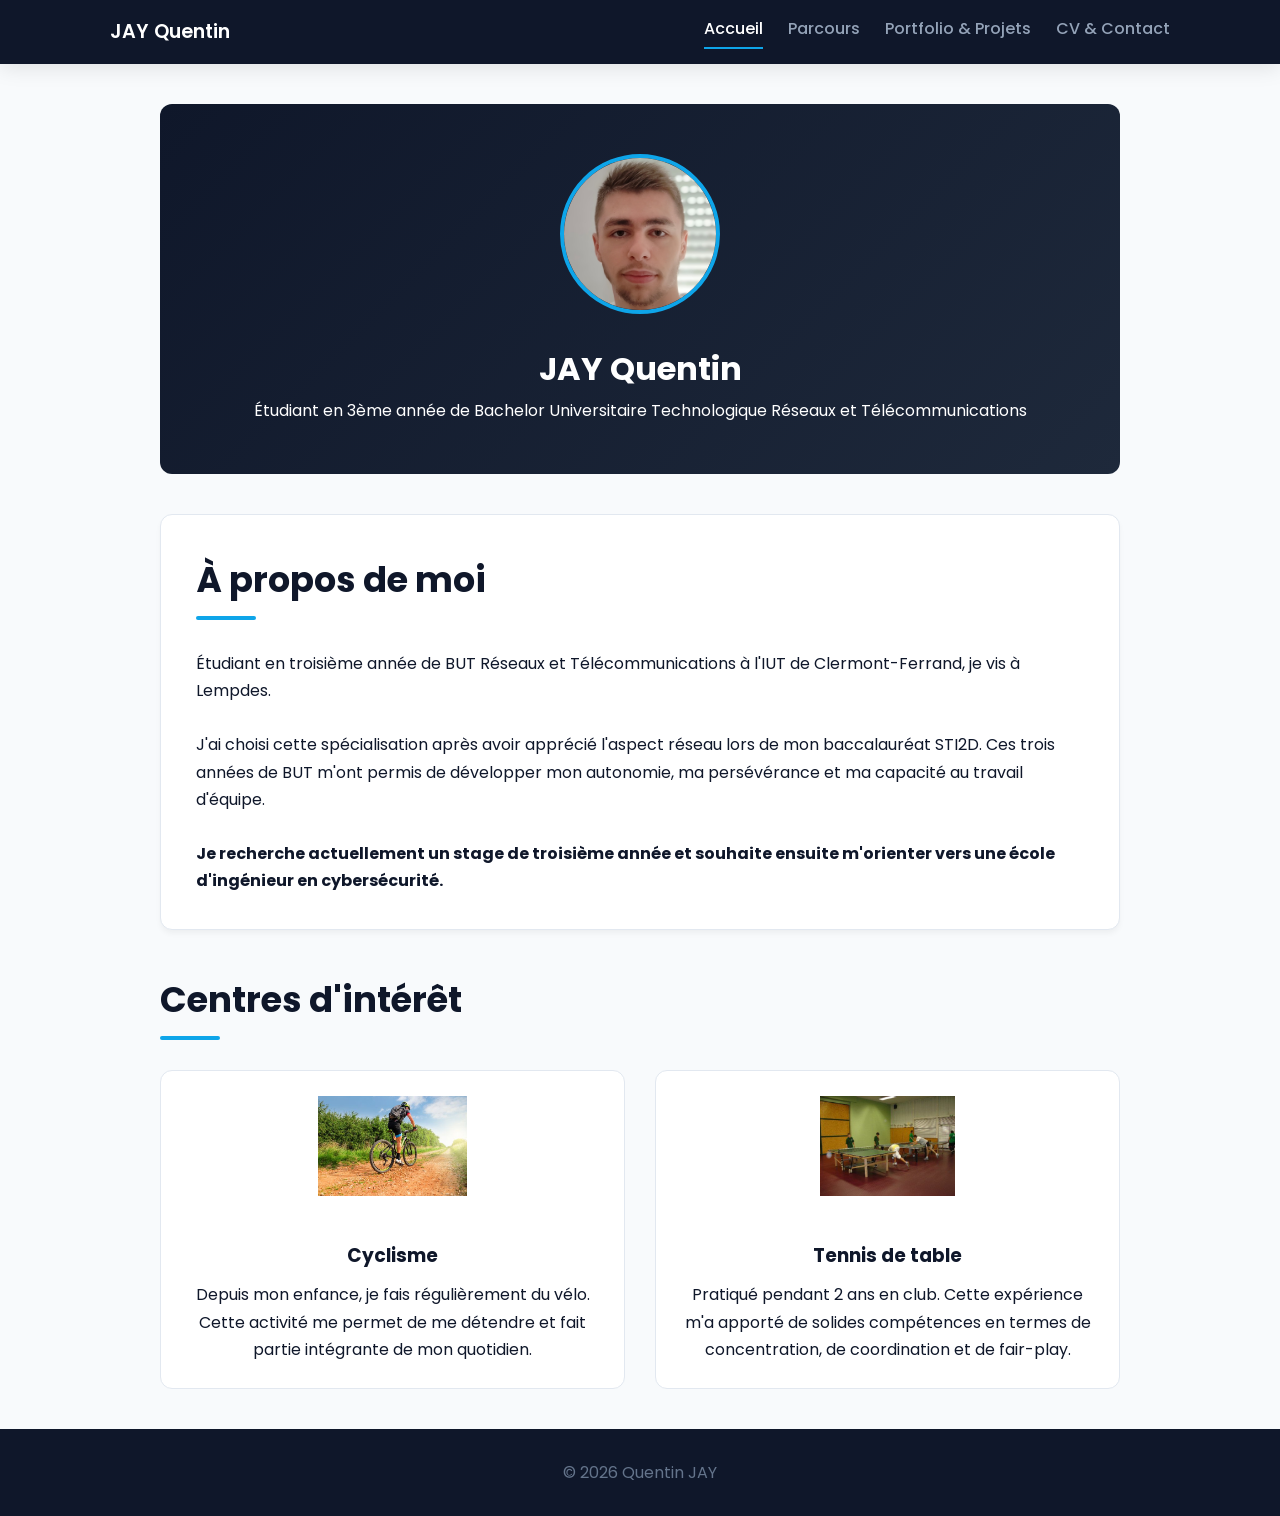
<file: index.html>
<!DOCTYPE html>
<html lang="fr">
<head>
    <meta charset="UTF-8">
    <meta name="viewport" content="width=device-width, initial-scale=1.0">
    <title>Quentin JAY - Accueil</title>
    <link href="https://fonts.googleapis.com/css2?family=Poppins:wght@300;400;500;600&display=swap" rel="stylesheet">
    <link rel="stylesheet" href="style.css">
</head>
<body>

    <nav>
        <div class="nav-container">
            <a href="index.html" class="nav-logo">JAY Quentin</a>
            <div class="nav-links">
                <a href="index.html" class="active">Accueil</a>
                <a href="parcours.html">Parcours</a>
                <a href="portfolio.html">Portfolio & Projets</a>
                <a href="contact.html">CV & Contact</a>
            </div>
        </div>
    </nav>

    <main class="container">
        <div class="hero">
            <img src="pp2.jpg" alt="Quentin JAY" class="profile-img">
            <h1>JAY Quentin</h1>
            <p>Étudiant en 3ème année de Bachelor Universitaire Technologique Réseaux et Télécommunications</p>
        </div>

        <section class="card">
            <h2 class="page-title">À propos de moi</h2>
            <p>Étudiant en troisième année de BUT Réseaux et Télécommunications à l'IUT de Clermont-Ferrand, je vis à Lempdes.</p>
            <br>
            <p>J'ai choisi cette spécialisation après avoir apprécié l'aspect réseau lors de mon baccalauréat STI2D. Ces trois années de BUT m'ont permis de développer mon autonomie, ma persévérance et ma capacité au travail d'équipe.</p>
            <br>
            <p><strong>Je recherche actuellement un stage de troisième année et souhaite ensuite m'orienter vers une école d'ingénieur en cybersécurité.</strong></p>
        </section>

        <h2 class="page-title" style="margin-top: 40px;">Centres d'intérêt</h2>
        <div class="hobby-section">
            <div class="hobby-card">
                <img src="velo.png" alt="Vélo" class="hobby-img">
                <h3>Cyclisme</h3>
                <p>Depuis mon enfance, je fais régulièrement du vélo. Cette activité me permet de me détendre et fait partie intégrante de mon quotidien.</p>
            </div>
            <div class="hobby-card">
                <img src="table.png" alt="Tennis de table" class="hobby-img">
                <h3>Tennis de table</h3>
                <p>Pratiqué pendant 2 ans en club. Cette expérience m'a apporté de solides compétences en termes de concentration, de coordination et de fair-play.</p>
            </div>
        </div>
    </main>

    <footer>
        <p>&copy; 2026 Quentin JAY </p>
    </footer>

</body>
</html>
</file>
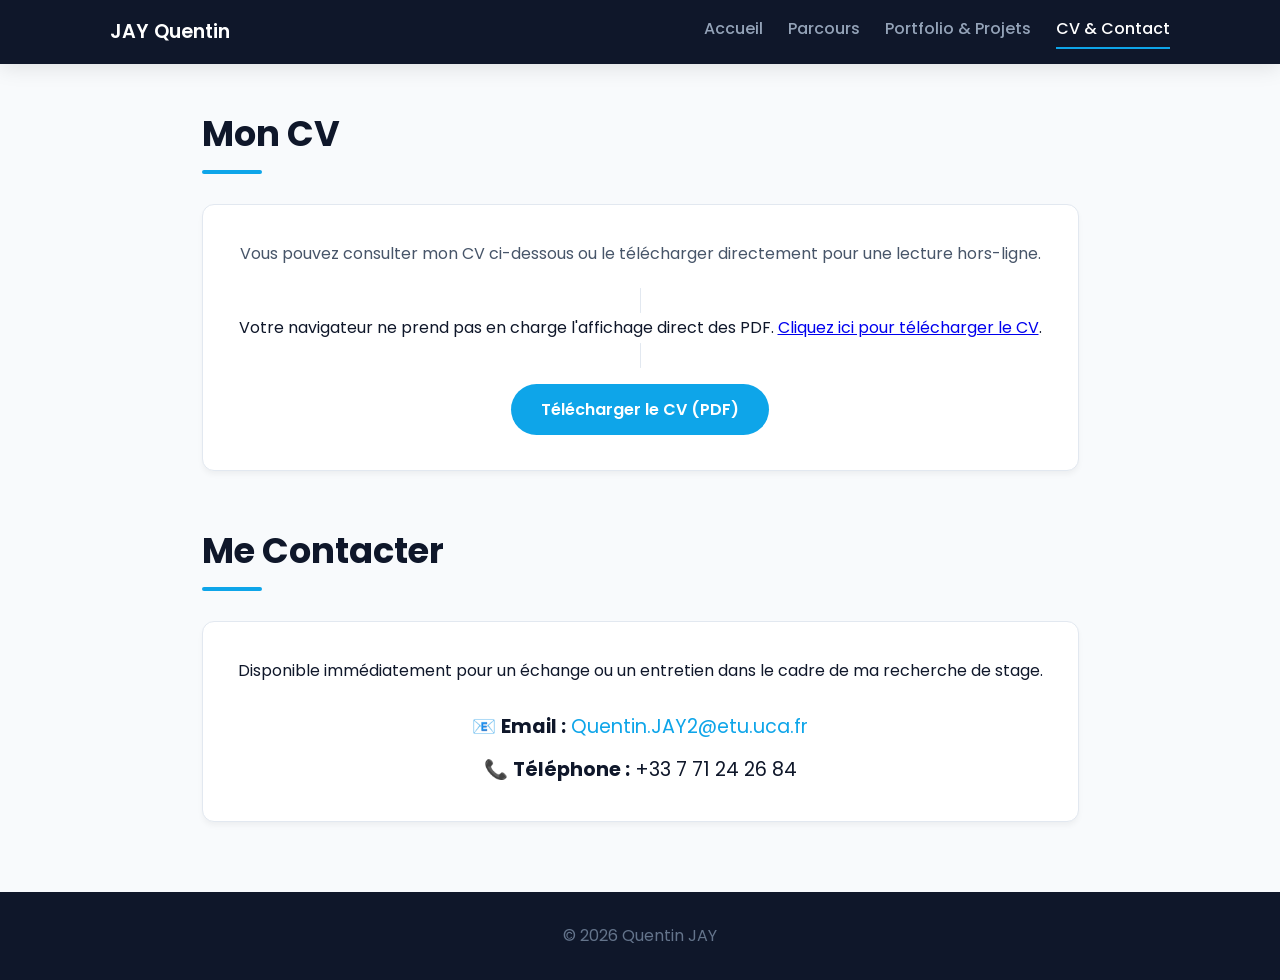
<file: contact.html>
<!DOCTYPE html>
<html lang="fr">
<head>
    <meta charset="UTF-8">
    <meta name="viewport" content="width=device-width, initial-scale=1.0">
    <title>Quentin JAY - Contact</title>
    <link href="https://fonts.googleapis.com/css2?family=Poppins:wght@300;400;500;600&display=swap" rel="stylesheet">
    <link rel="stylesheet" href="style.css">
</head>
<body>

    <nav>
        <div class="nav-container">
            <a href="index.html" class="nav-logo">JAY Quentin</a>
            <div class="nav-links">
                <a href="index.html">Accueil</a>
                <a href="parcours.html">Parcours</a>
                <a href="portfolio.html">Portfolio & Projets</a>
                <a href="contact.html" class="active">CV & Contact</a>
            </div>
        </div>
    </nav>

    <main class="container" style="text-align: center;">
        <h1 class="page-title" style="text-align: left;">Mon CV</h1>
        
        <div class="card">
            <p style="margin-bottom: 20px; color: var(--text-muted);">Vous pouvez consulter mon CV ci-dessous ou le télécharger directement pour une lecture hors-ligne.</p>
            
            <object data="cv.pdf" type="application/pdf" class="pdf-container">
                <p>Votre navigateur ne prend pas en charge l'affichage direct des PDF. 
                   <a href="cv.pdf" target="_blank">Cliquez ici pour télécharger le CV</a>.
                </p>
            </object>
            
            <br>
            <a href="cv.pdf" target="_blank" class="btn">Télécharger le CV (PDF)</a>
        </div>

        <h1 class="page-title" style="text-align: left; margin-top: 50px;">Me Contacter</h1>
        <div class="card">
            <p>Disponible immédiatement pour un échange ou un entretien dans le cadre de ma recherche de stage.</p>
            <br>
            <p style="font-size: 1.2rem;">📧 <strong>Email :</strong> <a href="mailto:Quentin.JAY2@etu.uca.fr" style="color: var(--primary); text-decoration: none;">Quentin.JAY2@etu.uca.fr</a></p>
            <p style="font-size: 1.2rem; margin-top: 10px;">📞 <strong>Téléphone :</strong> +33 7 71 24 26 84</p>
        </div>
    </main>

    <footer>
        <p>&copy; 2026 Quentin JAY</p>
    </footer>

</body>
</html>
</file>
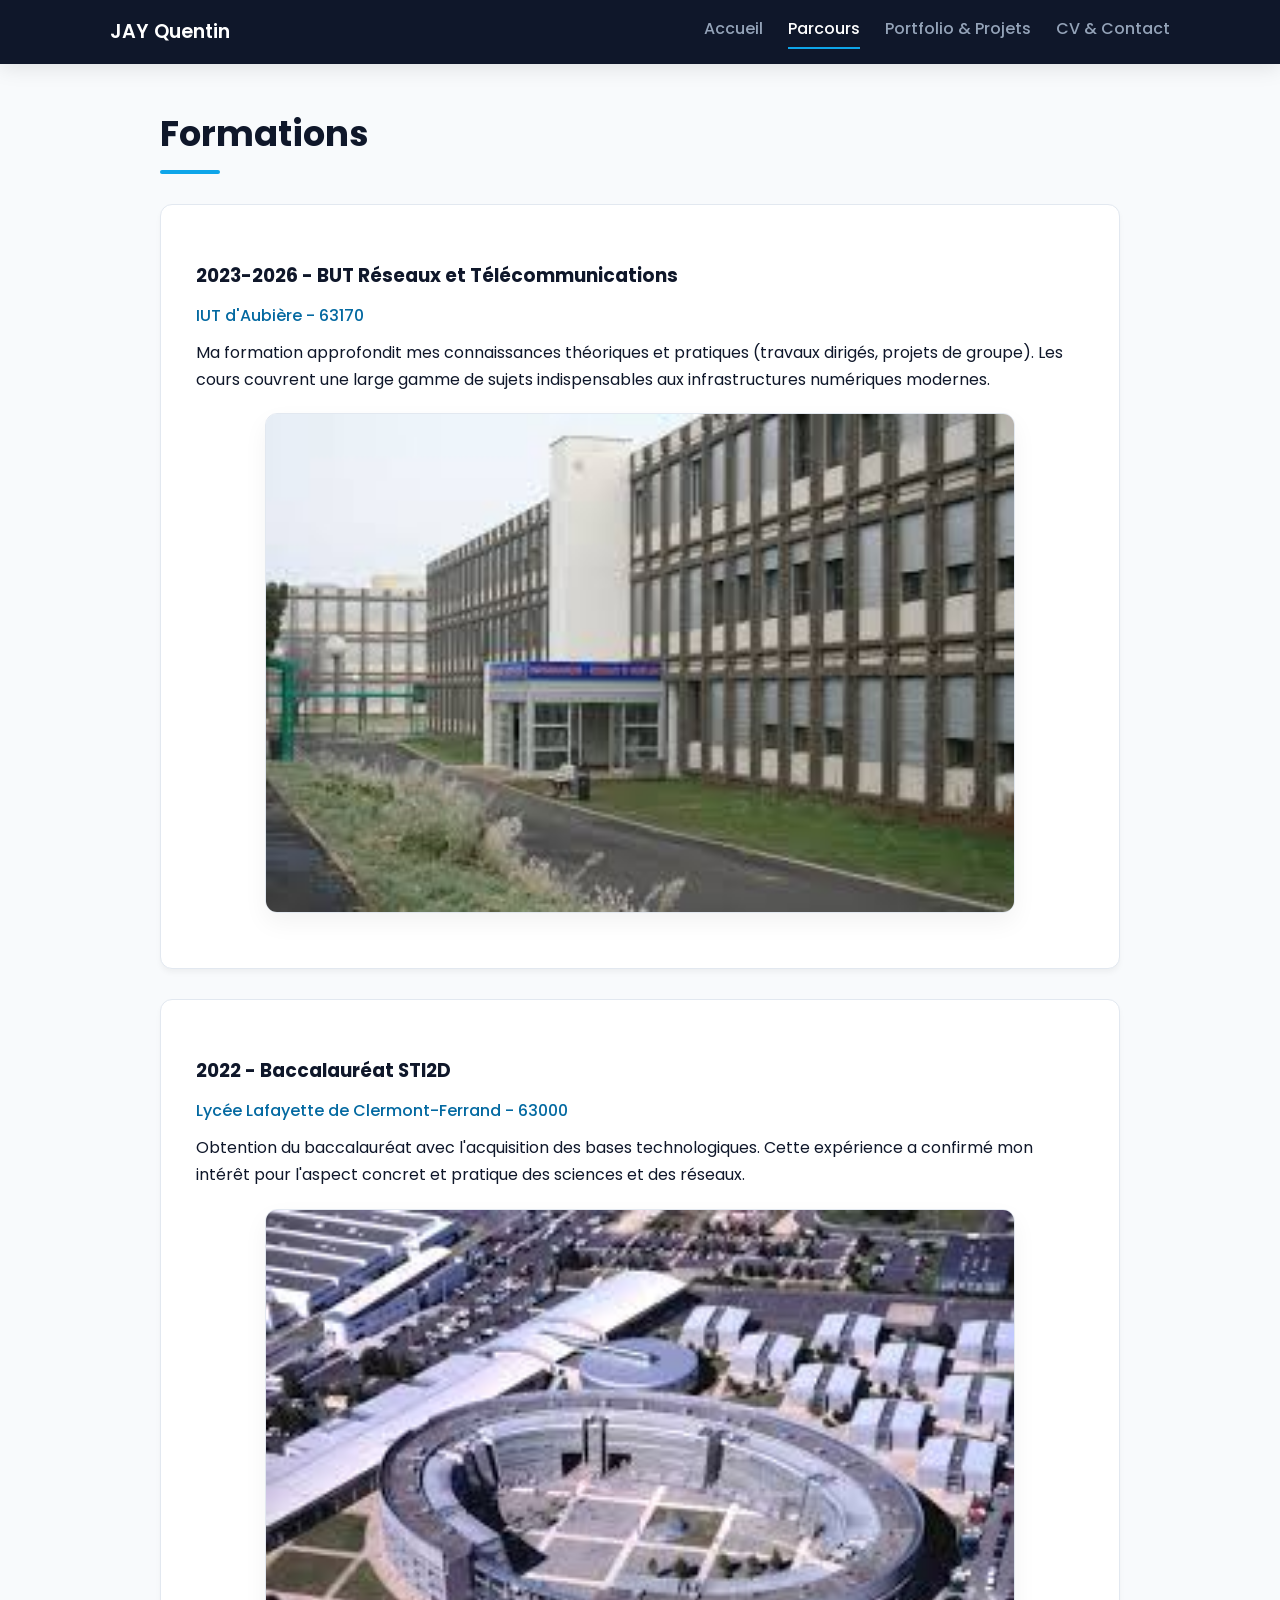
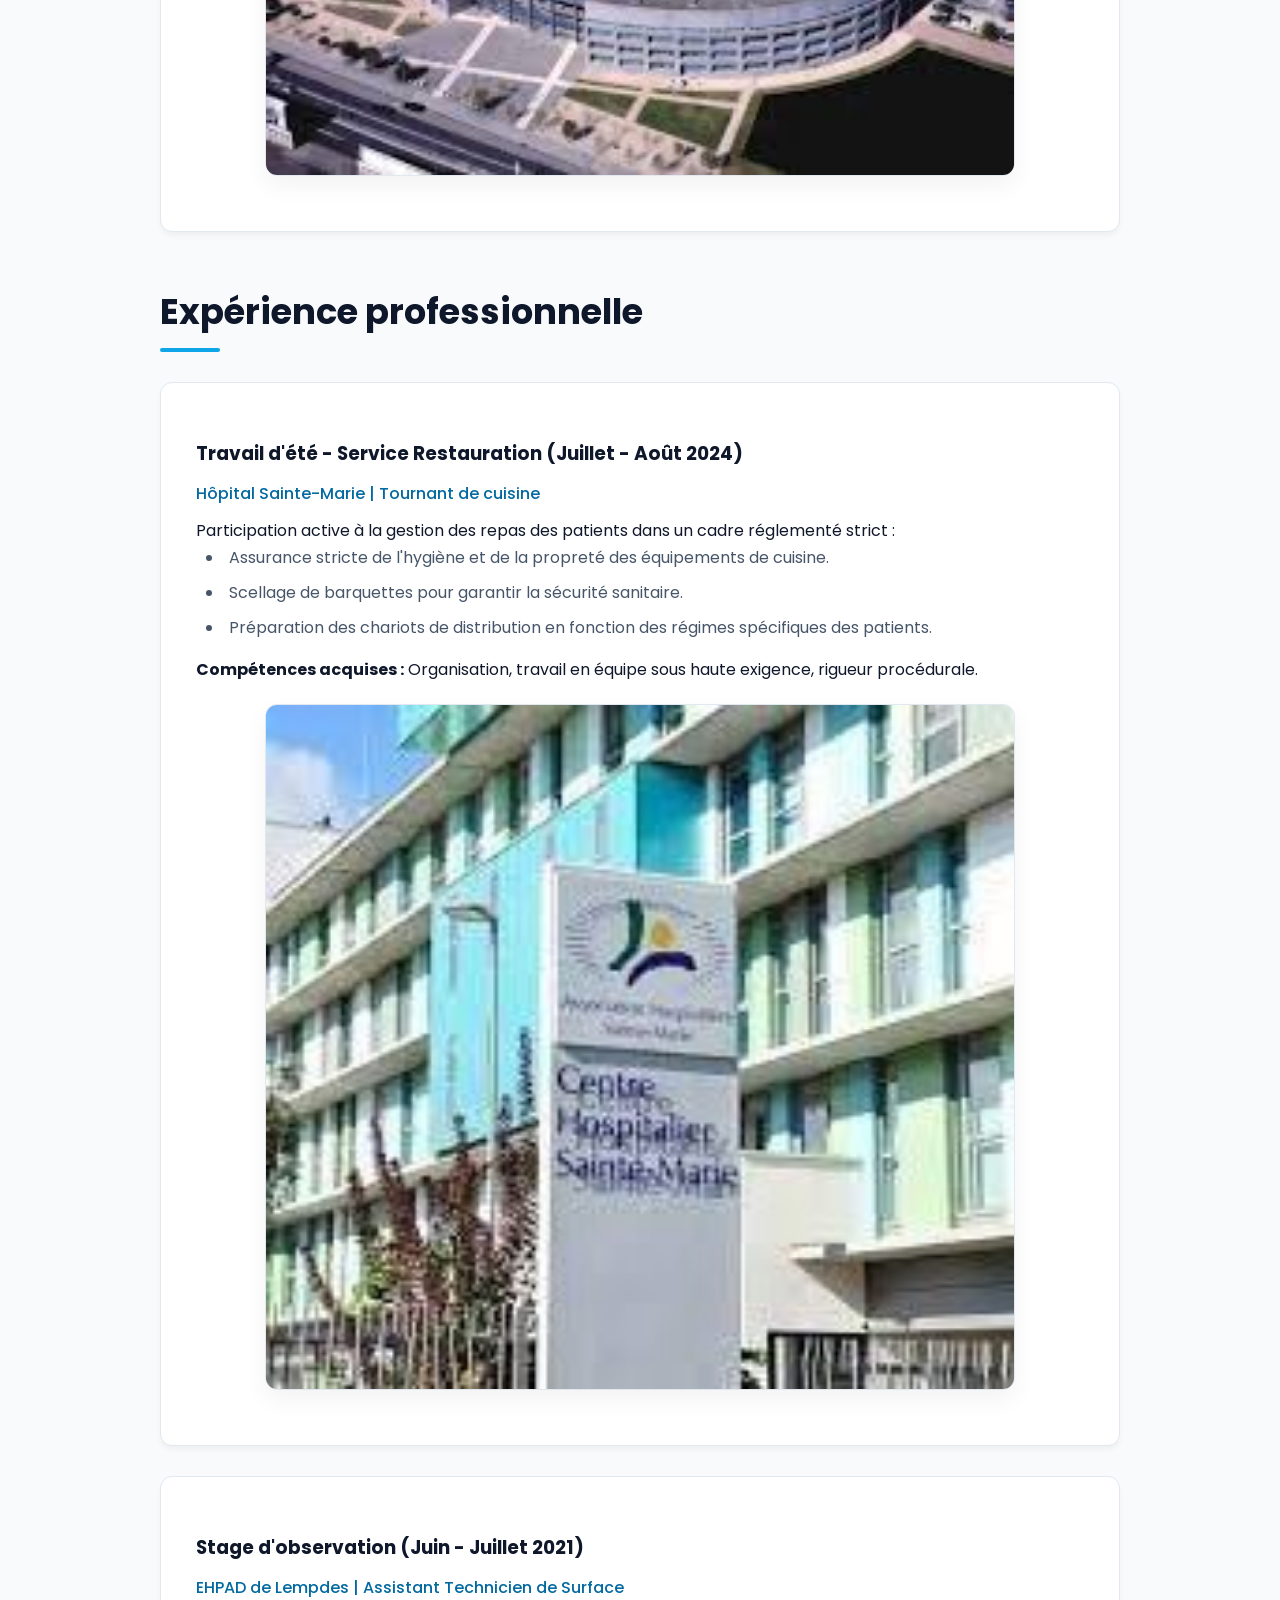
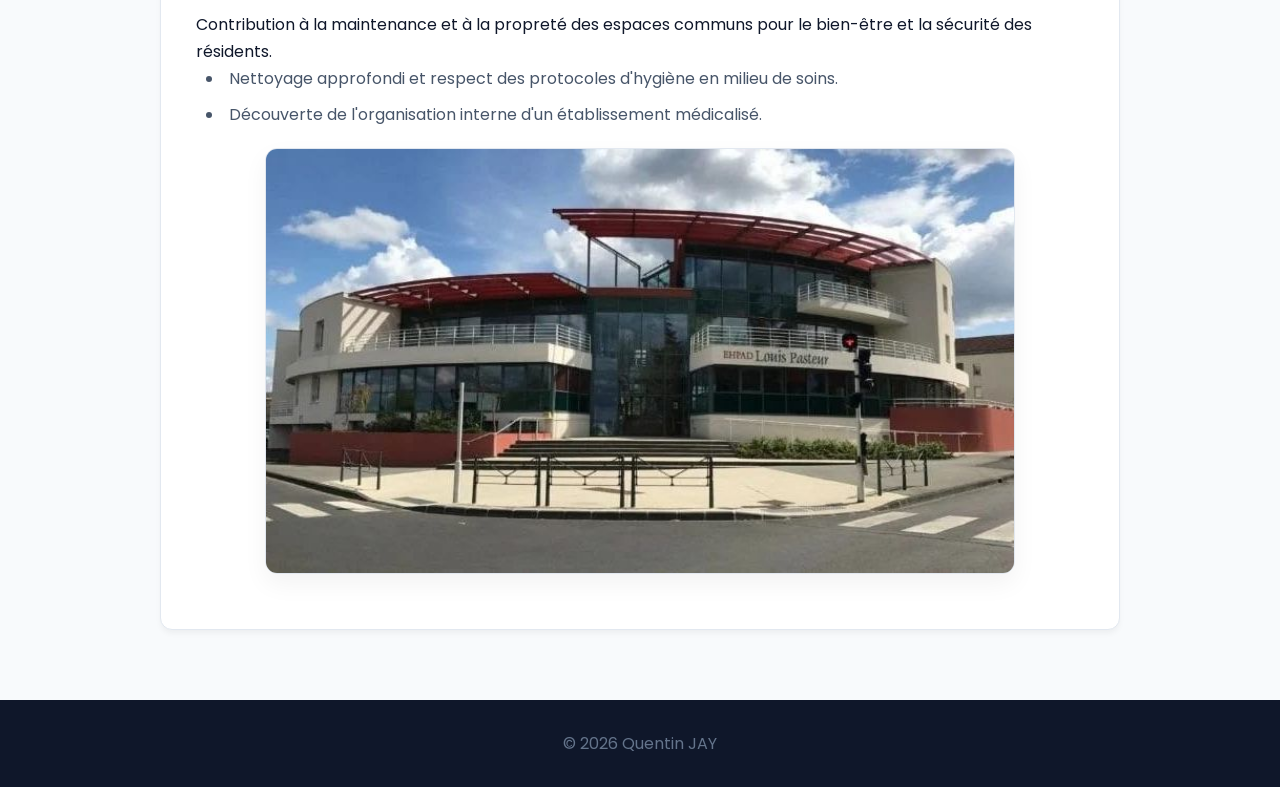
<file: parcours.html>
<!DOCTYPE html>
<html lang="fr">
<head>
    <meta charset="UTF-8">
    <meta name="viewport" content="width=device-width, initial-scale=1.0">
    <title>Quentin JAY - Parcours</title>
    <link href="https://fonts.googleapis.com/css2?family=Poppins:wght@300;400;500;600&display=swap" rel="stylesheet">
    <link rel="stylesheet" href="style.css">
</head>
<body>

    <nav>
        <div class="nav-container">
            <a href="index.html" class="nav-logo">JAY Quentin</a>
            <div class="nav-links">
                <a href="index.html">Accueil</a>
                <a href="parcours.html" class="active">Parcours</a>
                <a href="portfolio.html">Portfolio & Projets</a>
                <a href="contact.html">CV & Contact</a>
            </div>
        </div>
    </nav>

    <main class="container">
        <h1 class="page-title">Formations</h1>
        
        <div class="card">
            <h3>2023-2026 - BUT Réseaux et Télécommunications</h3>
            <em>IUT d'Aubière - 63170</em>
            <p>Ma formation approfondit mes connaissances théoriques et pratiques (travaux dirigés, projets de groupe). Les cours couvrent une large gamme de sujets indispensables aux infrastructures numériques modernes.</p>
            <img src="iut.jpg" alt="IUT d'Aubière" class="img-large">
        </div>

        <div class="card">
            <h3>2022 - Baccalauréat STI2D</h3>
            <em>Lycée Lafayette de Clermont-Ferrand - 63000</em>
            <p>Obtention du baccalauréat avec l'acquisition des bases technologiques. Cette expérience a confirmé mon intérêt pour l'aspect concret et pratique des sciences et des réseaux.</p>
            <img src="lafa.jpg" alt="Lycée Lafayette" class="img-large">
        </div>

        <h1 class="page-title" style="margin-top: 50px;">Expérience professionnelle</h1>

        <div class="card">
            <h3>Travail d'été - Service Restauration (Juillet - Août 2024)</h3>
            <em>Hôpital Sainte-Marie | Tournant de cuisine</em>
            <p>Participation active à la gestion des repas des patients dans un cadre réglementé strict :</p>
            <ul>
                <li>Assurance stricte de l'hygiène et de la propreté des équipements de cuisine.</li>
                <li>Scellage de barquettes pour garantir la sécurité sanitaire.</li>
                <li>Préparation des chariots de distribution en fonction des régimes spécifiques des patients.</li>
            </ul>
            <p><strong>Compétences acquises :</strong> Organisation, travail en équipe sous haute exigence, rigueur procédurale.</p>
            <img src="hopital.png" alt="Hôpital Sainte-Marie" class="img-large">
        </div>

        <div class="card">
            <h3>Stage d'observation (Juin - Juillet 2021)</h3>
            <em>EHPAD de Lempdes | Assistant Technicien de Surface</em>
            <p>Contribution à la maintenance et à la propreté des espaces communs pour le bien-être et la sécurité des résidents.</p>
            <ul>
                <li>Nettoyage approfondi et respect des protocoles d'hygiène en milieu de soins.</li>
                <li>Découverte de l'organisation interne d'un établissement médicalisé.</li>
            </ul>
            <img src="ehpad.jpg" alt="EHPAD de Lempdes" class="img-large">
        </div>
    </main>

    <footer>
        <p>&copy; 2026 Quentin JAY </p>
    </footer>

</body>
</html>
</file>
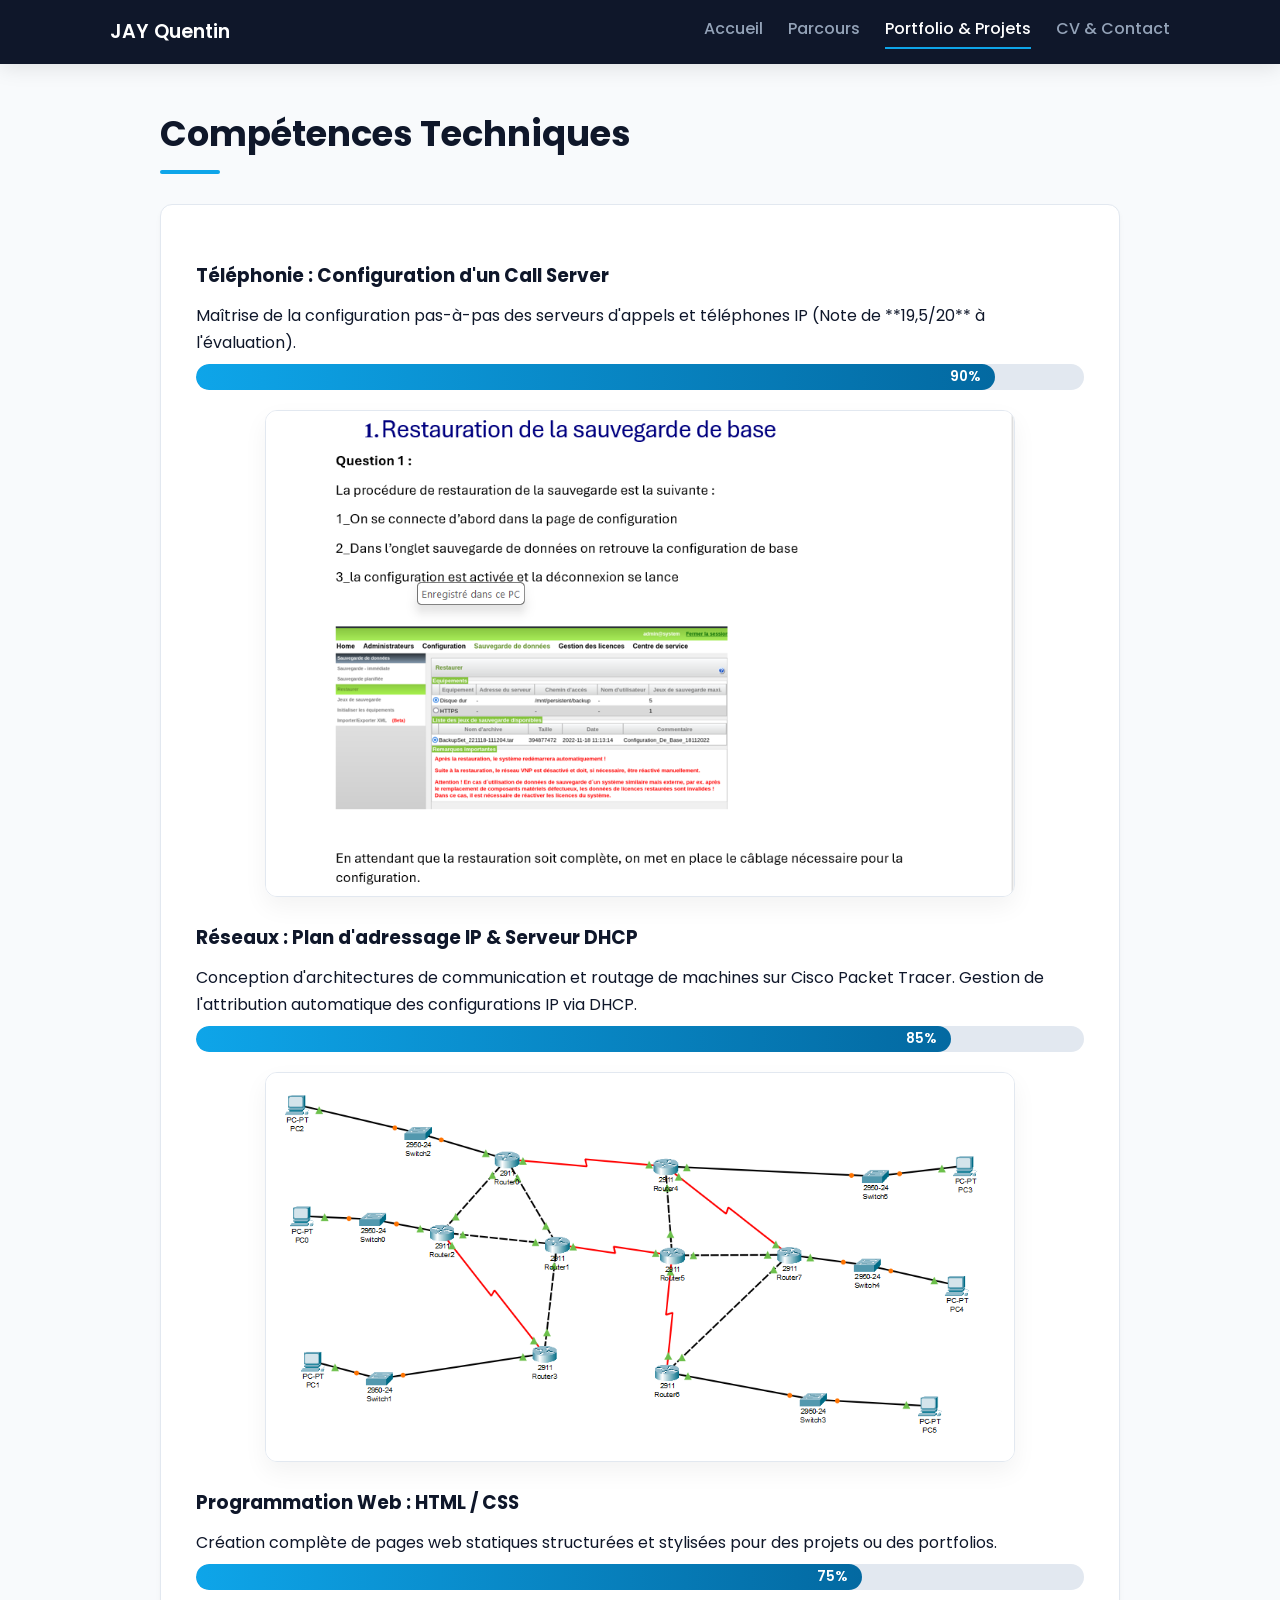
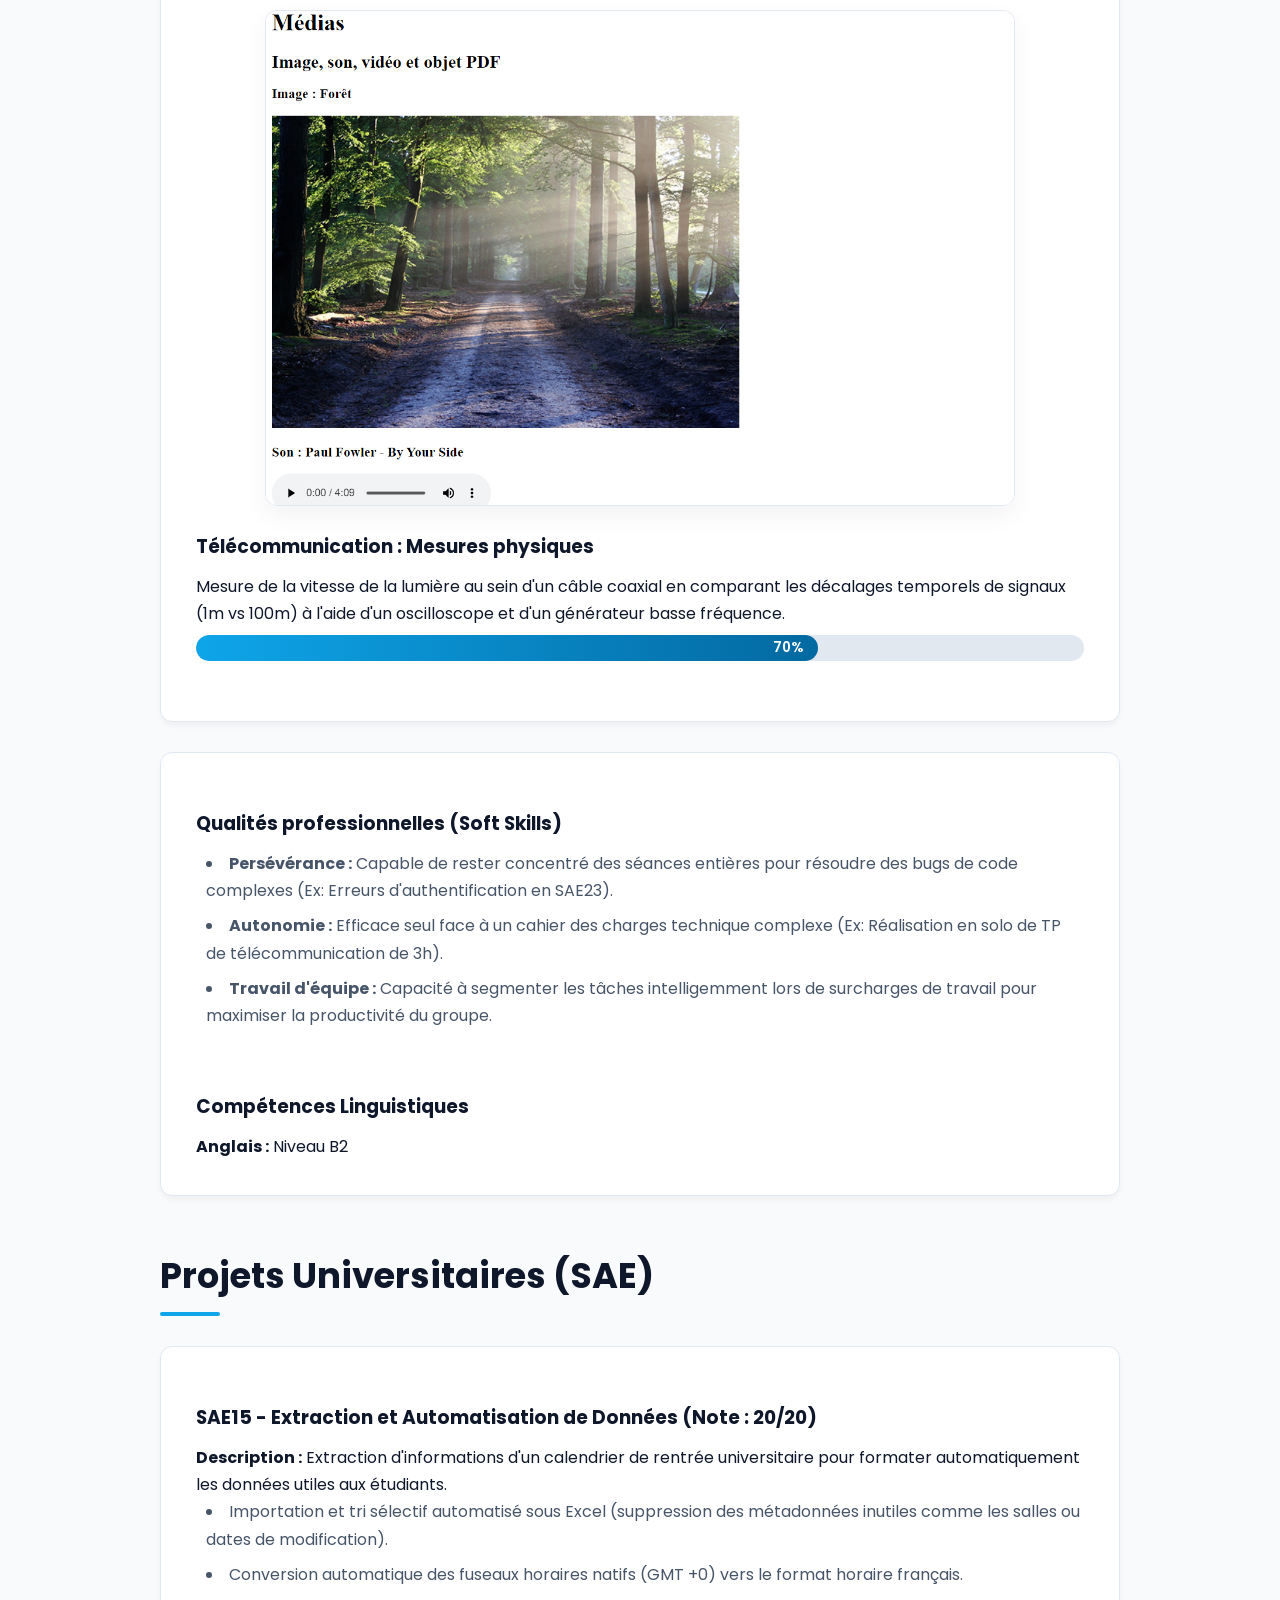
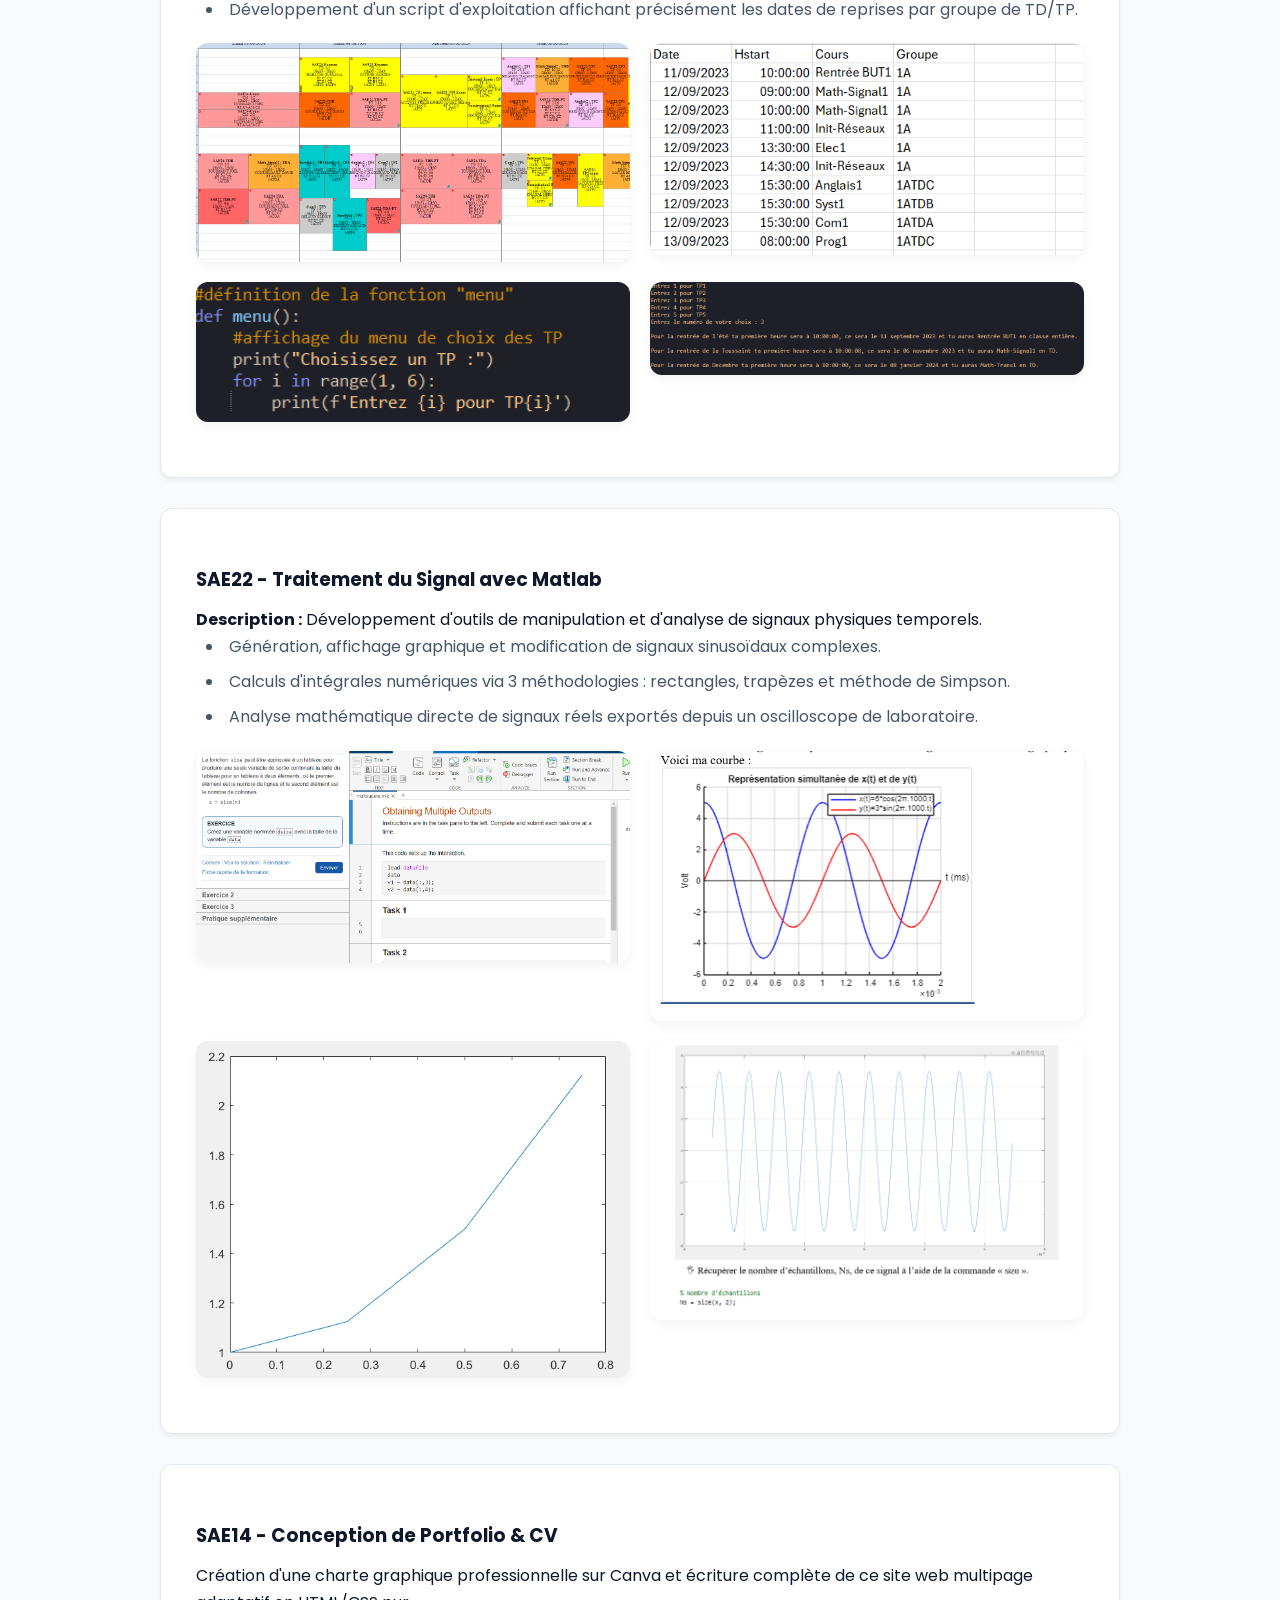
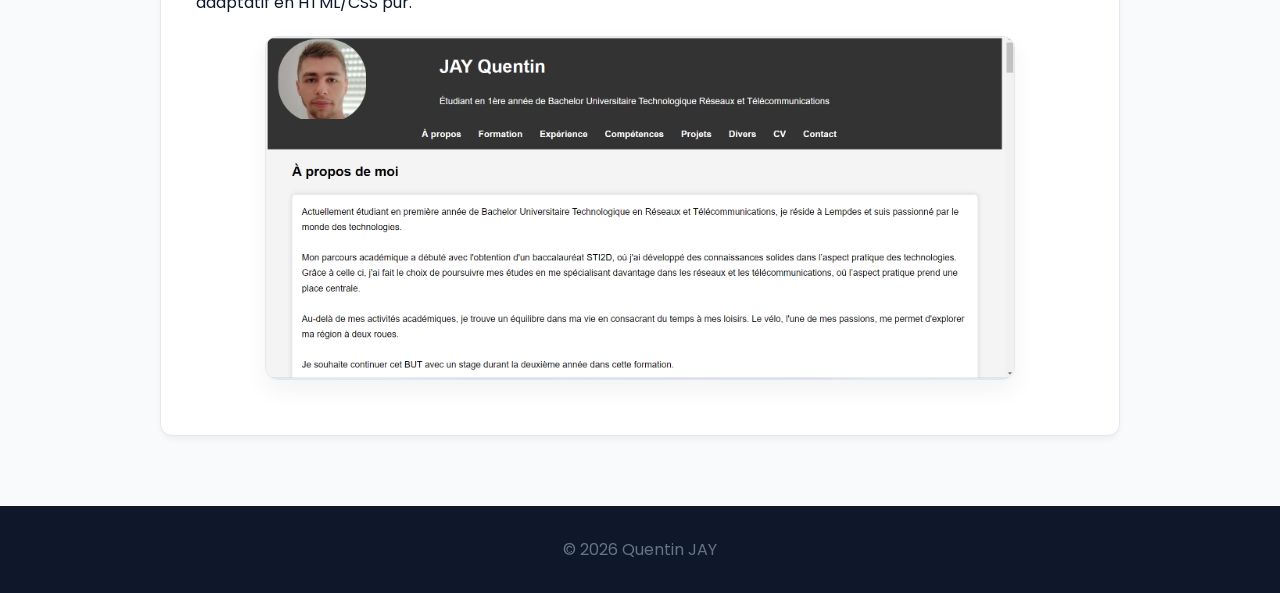
<file: portfolio.html>
<!DOCTYPE html>
<html lang="fr">
<head>
    <meta charset="UTF-8">
    <meta name="viewport" content="width=device-width, initial-scale=1.0">
    <title>Quentin JAY - Portfolio</title>
    <link href="https://fonts.googleapis.com/css2?family=Poppins:wght@300;400;500;600&display=swap" rel="stylesheet">
    <link rel="stylesheet" href="style.css">
</head>
<body>

    <nav>
        <div class="nav-container">
            <a href="index.html" class="nav-logo">JAY Quentin</a>
            <div class="nav-links">
                <a href="index.html">Accueil</a>
                <a href="parcours.html">Parcours</a>
                <a href="portfolio.html" class="active">Portfolio & Projets</a>
                <a href="contact.html">CV & Contact</a>
            </div>
        </div>
    </nav>

    <main class="container">
        <h1 class="page-title">Compétences Techniques</h1>
        
        <div class="card">
            <div class="skill-block">
                <h3>Téléphonie : Configuration d'un Call Server</h3>
                <p>Maîtrise de la configuration pas-à-pas des serveurs d'appels et téléphones IP (Note de **19,5/20** à l'évaluation).</p>
                <div class="progress-bar"><div class="progress" style="width: 90%;">90%</div></div>
                <img src="téléph.png" alt="Configuration Téléphonie" class="img-large">
            </div>

            <div class="skill-block">
                <h3>Réseaux : Plan d'adressage IP & Serveur DHCP</h3>
                <p>Conception d'architectures de communication et routage de machines sur Cisco Packet Tracer. Gestion de l'attribution automatique des configurations IP via DHCP.</p>
                <div class="progress-bar"><div class="progress" style="width: 85%;">85%</div></div>
                <img src="cisco.png" alt="Cisco Packet Tracer Architecture" class="img-large">
            </div>

            <div class="skill-block">
                <h3>Programmation Web : HTML / CSS</h3>
                <p>Création complète de pages web statiques structurées et stylisées pour des projets ou des portfolios.</p>
                <div class="progress-bar"><div class="progress" style="width: 75%;">75%</div></div>
                <img src="page.png" alt="Développement Web" class="img-large">
            </div>

            <div class="skill-block">
                <h3>Télécommunication : Mesures physiques</h3>
                <p>Mesure de la vitesse de la lumière au sein d'un câble coaxial en comparant les décalages temporels de signaux (1m vs 100m) à l'aide d'un oscilloscope et d'un générateur basse fréquence.</p>
                <div class="progress-bar"><div class="progress" style="width: 70%;">70%</div></div>
            </div>
        </div>

        <div class="card">
            <h3>Qualités professionnelles (Soft Skills)</h3>
            <ul>
                <li><strong>Persévérance :</strong> Capable de rester concentré des séances entières pour résoudre des bugs de code complexes (Ex: Erreurs d'authentification en SAE23).</li>
                <li><strong>Autonomie :</strong> Efficace seul face à un cahier des charges technique complexe (Ex: Réalisation en solo de TP de télécommunication de 3h).</li>
                <li><strong>Travail d'équipe :</strong> Capacité à segmenter les tâches intelligemment lors de surcharges de travail pour maximiser la productivité du groupe.</li>
            </ul>
            <br>
            <h3>Compétences Linguistiques</h3>
            <p><strong>Anglais :</strong> Niveau B2</p>
        </div>

        <h1 class="page-title" style="margin-top: 50px;">Projets Universitaires (SAE)</h1>

        <div class="card">
            <h3>SAE15 - Extraction et Automatisation de Données (Note : 20/20)</h3>
            <p><strong>Description :</strong> Extraction d'informations d'un calendrier de rentrée universitaire pour formater automatiquement les données utiles aux étudiants.</p>
            <ul>
                <li>Importation et tri sélectif automatisé sous Excel (suppression des métadonnées inutiles comme les salles ou dates de modification).</li>
                <li>Conversion automatique des fuseaux horaires natifs (GMT +0) vers le format horaire français.</li>
                <li>Développement d'un script d'exploitation affichant précisément les dates de reprises par groupe de TD/TP.</li>
            </ul>
            <div class="img-grid">
                <img src="emploi.png" alt="Aperçu Emploi du temps">
                <img src="sae15.png" alt="Script Excel">
                <img src="menu.png" alt="Interface">
                <img src="fin.png" alt="Résultat d'exécution">
            </div>
        </div>

        <div class="card">
            <h3>SAE22 - Traitement du Signal avec Matlab</h3>
            <p><strong>Description :</strong> Développement d'outils de manipulation et d'analyse de signaux physiques temporels.</p>
            <ul>
                <li>Génération, affichage graphique et modification de signaux sinusoïdaux complexes.</li>
                <li>Calculs d'intégrales numériques via 3 méthodologies : rectangles, trapèzes et méthode de Simpson.</li>
                <li>Analyse mathématique directe de signaux réels exportés depuis un oscilloscope de laboratoire.</li>
            </ul>
            <div class="img-grid">
                <img src="Matlab1.png" alt="Matlab Code">
                <img src="Matlab2.png" alt="Signaux">
                <img src="Matlab3.png" alt="Calcul d'intégrale">
                <img src="Matlab4.png" alt="Analyse Temporelle">
            </div>
        </div>

        <div class="card">
            <h3>SAE14 - Conception de Portfolio & CV</h3>
            <p>Création d'une charte graphique professionnelle sur Canva et écriture complète de ce site web multipage adaptatif en HTML/CSS pur.</p>
            <img src="port.png" alt="Maquette CV Portfolio" class="img-large">
        </div>
    </main>

    <footer>
        <p>&copy; 2026 Quentin JAY </p>
    </footer>

</body>
</html>
</file>
<file: style.css>
/* Variables de Design */
:root {
    --bg-main: #f8fafc;
    --bg-card: #ffffff;
    --primary: #0ea5e9;       /* Bleu Cyber */
    --primary-dark: #0369a1;
    --text-dark: #0f172a;     /* Presque noir */
    --text-muted: #475569;    /* Gris texte */
    --border-color: #e2e8f0;
    --radius: 12px;
}

* {
    box-sizing: border-box;
    margin: 0;
    padding: 0;
}

body {
    font-family: 'Poppins', sans-serif;
    background-color: var(--bg-main);
    color: var(--text-dark);
    line-height: 1.7;
    display: flex;
    flex-direction: column;
    min-height: 100vh;
}

/* Barre de Navigation Commune */
nav {
    background-color: #0f172a;
    position: sticky;
    top: 0;
    z-index: 1000;
    box-shadow: 0 4px 20px rgba(0,0,0,0.1);
}

.nav-container {
    max-width: 1100px;
    margin: 0 auto;
    display: flex;
    justify-content: space-between;
    align-items: center;
    padding: 15px 20px;
}

.nav-logo {
    color: #ffffff;
    font-weight: 600;
    font-size: 1.2rem;
    text-decoration: none;
}

.nav-links {
    display: flex;
    gap: 25px;
}

.nav-links a {
    text-decoration: none;
    color: #94a3b8;
    font-weight: 500;
    transition: color 0.3s, border-bottom 0.3s;
    padding-bottom: 5px;
    border-bottom: 2px solid transparent;
}

.nav-links a:hover, .nav-links a.active {
    color: #ffffff;
    border-bottom: 2px solid var(--primary);
}

/* Structure de Page */
.container {
    max-width: 1000px;
    margin: 40px auto;
    padding: 0 20px;
    flex: 1;
}

.page-title {
    font-size: 2.2rem;
    color: var(--text-dark);
    margin-bottom: 30px;
    position: relative;
    padding-bottom: 10px;
}

.page-title::after {
    content: '';
    position: absolute;
    bottom: 0;
    left: 0;
    width: 60px;
    height: 4px;
    background-color: var(--primary);
    border-radius: 2px;
}

/* Cartes (Blocks de contenu) */
.card {
    background-color: var(--bg-card);
    border: 1px solid var(--border-color);
    border-radius: var(--radius);
    padding: 35px;
    margin-bottom: 30px;
    box-shadow: 0 4px 6px -1px rgba(0,0,0,0.05);
}

/* Gestion des images (Agrandies et nettes) */
.img-large {
    width: 100%;
    max-width: 750px;      /* Augmenté pour éviter l'effet "tout petit" */
    height: auto;
    display: block;
    margin: 20px auto;
    border-radius: var(--radius);
    border: 1px solid var(--border-color);
    box-shadow: 0 10px 25px rgba(0,0,0,0.05);
}

/* Grille d'images pour les projets à plusieurs captures */
.img-grid {
    display: grid;
    grid-template-columns: repeat(auto-fit, minmax(300px, 1fr));
    gap: 20px;
    margin: 20px 0;
}

.img-grid img {
    width: 100%;
    height: auto;
    border-radius: var(--radius);
    box-shadow: 0 4px 12px rgba(0,0,0,0.05);
}

/* Éléments de liste et puces */
ul {
    list-style-position: inside;
    margin-left: 10px;
    margin-bottom: 15px;
}

li {
    margin-bottom: 8px;
    color: var(--text-muted);
}

h3 {
    color: var(--text-dark);
    margin-top: 20px;
    margin-bottom: 10px;
}

em {
    color: var(--primary-dark);
    font-style: normal;
    font-weight: 500;
    display: block;
    margin-bottom: 10px;
}

/* Barres de progression */
.skill-block {
    margin-bottom: 25px;
}

.progress-bar {
    background-color: #e2e8f0;
    border-radius: 30px;
    height: 26px;
    width: 100%;
    margin-top: 8px;
    overflow: hidden;
}

.progress {
    background: linear-gradient(90deg, var(--primary), var(--primary-dark));
    height: 100%;
    color: white;
    text-align: right;
    padding-right: 15px;
    font-size: 0.85rem;
    font-weight: 600;
    line-height: 26px;
    border-radius: 30px;
}

/* Sections spéciales d'accueil */
.hero {
    text-align: center;
    padding: 50px 20px;
    background: linear-gradient(135deg, #0f172a 0%, #1e293b 100%);
    color: white;
    border-radius: var(--radius);
    margin-bottom: 40px;
}

.profile-img {
    width: 160px;
    height: 160px;
    border-radius: 50%;
    border: 4px solid var(--primary);
    object-fit: cover;
    margin-bottom: 20px;
}

/* Blocs Centres d'intérêt */
.hobby-section {
    display: grid;
    grid-template-columns: 1fr 1fr;
    gap: 30px;
}

.hobby-card {
    background: var(--bg-card);
    padding: 25px;
    border-radius: var(--radius);
    border: 1px solid var(--border-color);
    text-align: center;
}

.hobby-img {
    height: 100px;
    object-fit: contain;
    margin-bottom: 15px;
}

/* Boutons & CV */
.btn {
    display: inline-block;
    background-color: var(--primary);
    color: white;
    padding: 12px 30px;
    border-radius: 30px;
    text-decoration: none;
    font-weight: 600;
    transition: background 0.3s;
    margin-top: 15px;
}

.btn:hover {
    background-color: var(--primary-dark);
}

.pdf-container {
    width: 100%;
    height: 600px;
    border-radius: var(--radius);
    border: 1px solid var(--border-color);
    margin-bottom: 20px;
}

footer {
    text-align: center;
    padding: 30px;
    background-color: #0f172a;
    color: #64748b;
    margin-top: auto;
}

/* Responsive */
@media (max-width: 768px) {
    .hobby-section { grid-template-columns: 1fr; }
    .nav-container { flex-direction: column; gap: 15px; }
}
</file>
